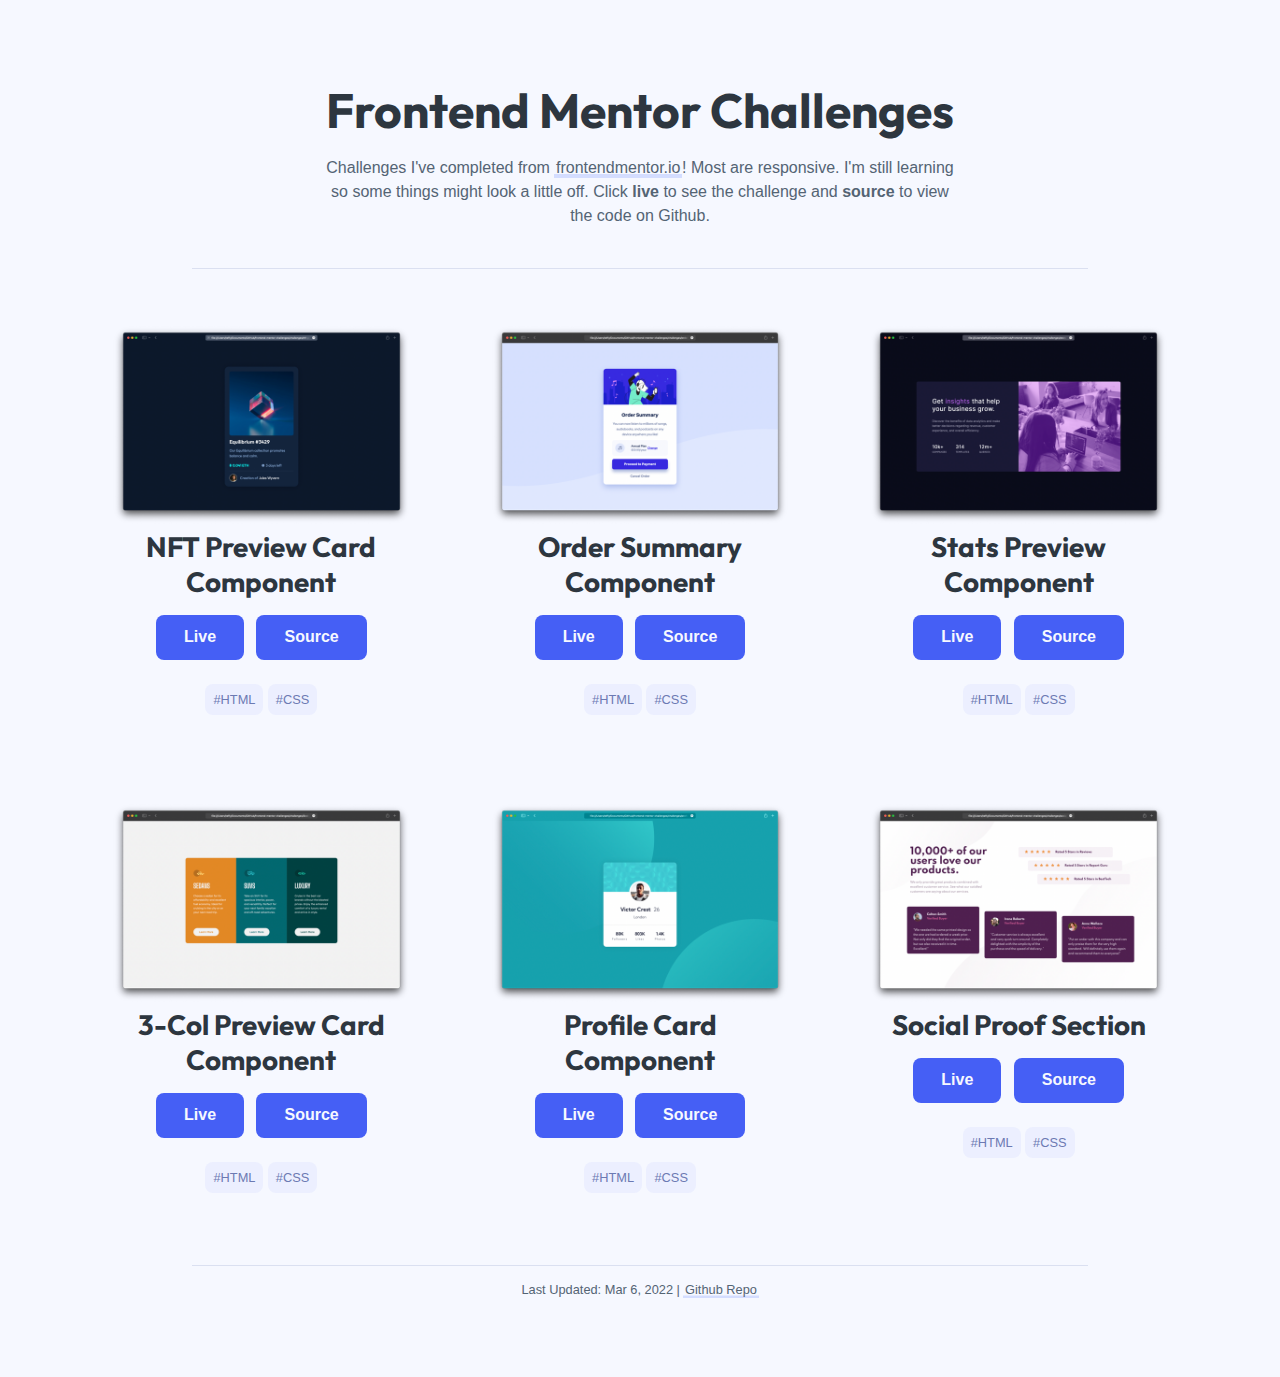
<file: index.html>
<!DOCTYPE html>
<html lang="en">

<head>
    <meta charset="UTF-8">
    <meta http-equiv="X-UA-Compatible" content="IE=edge">
    <meta name="viewport" content="width=device-width, initial-scale=1.0">
    <title>Frontend Mentor Challenges</title>

    <!-- CSS -->
    <link rel="stylesheet" href="./css/style.css">

    <!-- Favicon -->
    <link rel="icon" type="image/png" sizes="32x32" href="./images/favicon-32x32.png">

    <!-- Google Fonts -->
    <link rel="preconnect" href="https://fonts.googleapis.com">
    <link rel="preconnect" href="https://fonts.gstatic.com" crossorigin>
    <link href="https://fonts.googleapis.com/css2?family=Open+Sans:wght@400;500;700&family=Outfit:wght@700&display=swap"
        rel="stylesheet">
</head>

<body>
    <header>
        <h1>Frontend Mentor Challenges</h1>
        <p>Challenges I've completed from <a href="https://www.frontendmentor.io/">frontendmentor.io</a>! Most are
            responsive. I'm still learning so some things might look a little off. Click <em>live</em> to see the
            challenge and <em>source</em> to view the code on Github.</p>
    </header>

    <main>
        <div class="card">
            <img class="thumb" src="./images/01.png" alt="Preview thumbnail">
            <h2>NFT Preview Card Component</h2>
            <div class="buttons">
                <a role="button" href="./challenges/nft-preview-card-component/index.html">Live</a>
                <a role="button"
                    href="https://github.com/srciaga/frontend-mentor-challenges/tree/main/challenges/nft-preview-card-component">Source</a>
            </div>
            <p class="tags"><span class="tag">#HTML</span> <span class="tag">#CSS</span></p>
        </div>

        <div class="card">
            <img class="thumb" src="./images/02.png" alt="Preview thumbnail">
            <h2>Order Summary Component</h2>
            <div class="buttons">
                <a role="button" href="./challenges/order-summary-component/index.html">Live</a>
                <a role="button" href="https://github.com/srciaga/frontend-mentor-challenges/tree/main/challenges/order-summary-component">Source</a>
            </div>
            <p class="tags"><span class="tag">#HTML</span> <span class="tag">#CSS</span></p>
        </div>

        <div class="card">
            <img class="thumb" src="./images/03.png" alt="Preview thumbnail">
            <h2>Stats Preview Component</h2>
            <div class="buttons">
                <a role="button" href="./challenges/stats-preview-card-component/index.html">Live</a>
                <a role="button" href="https://github.com/srciaga/frontend-mentor-challenges/tree/main/challenges/stats-preview-card-component">Source</a>
            </div>
            <p class="tags"><span class="tag">#HTML</span> <span class="tag">#CSS</span></p>
        </div>

        <div class="card">
            <img class="thumb" src="./images/04.png" alt="Preview thumbnail">
            <h2>3-Col Preview Card Component</h2>
            <div class="buttons">
                <a role="button" href="./challenges/3col-preview-card-component/index.html">Live</a>
                <a role="button" href="https://github.com/srciaga/frontend-mentor-challenges/tree/main/challenges/3col-preview-card-component">Source</a>
            </div>
            <p class="tags"><span class="tag">#HTML</span> <span class="tag">#CSS</span></p>
        </div>

        <div class="card">
            <img class="thumb" src="./images/05.png" alt="Preview thumbnail">
            <h2>Profile Card Component</h2>
            <div class="buttons">
                <a role="button" href="./challenges/profile-card-component/index.html">Live</a>
                <a role="button" href="https://github.com/srciaga/frontend-mentor-challenges/tree/main/challenges/profile-card-component">Source</a>
            </div>
            <p class="tags"><span class="tag">#HTML</span> <span class="tag">#CSS</span></p>
        </div>

        <div class="card">
            <img class="thumb" src="./images/06.png" alt="Preview thumbnail">
            <h2>Social Proof Section</h2>
            <div class="buttons">
                <a role="button" href="./challenges/social-proof-section/index.html">Live</a>
                <a role="button" href="https://github.com/srciaga/frontend-mentor-challenges/tree/main/challenges/social-proof-section">Source</a>
            </div>
            <p class="tags"><span class="tag">#HTML</span> <span class="tag">#CSS</span></p>
        </div>
    </main>

    <footer>
        <p>
            Last Updated: Mar 6, 2022 | <a href="https://github.com/srciaga/frontend-mentor-challenges">Github
                Repo</a>
        </p>
    </footer>
</body>

</html>
</file>
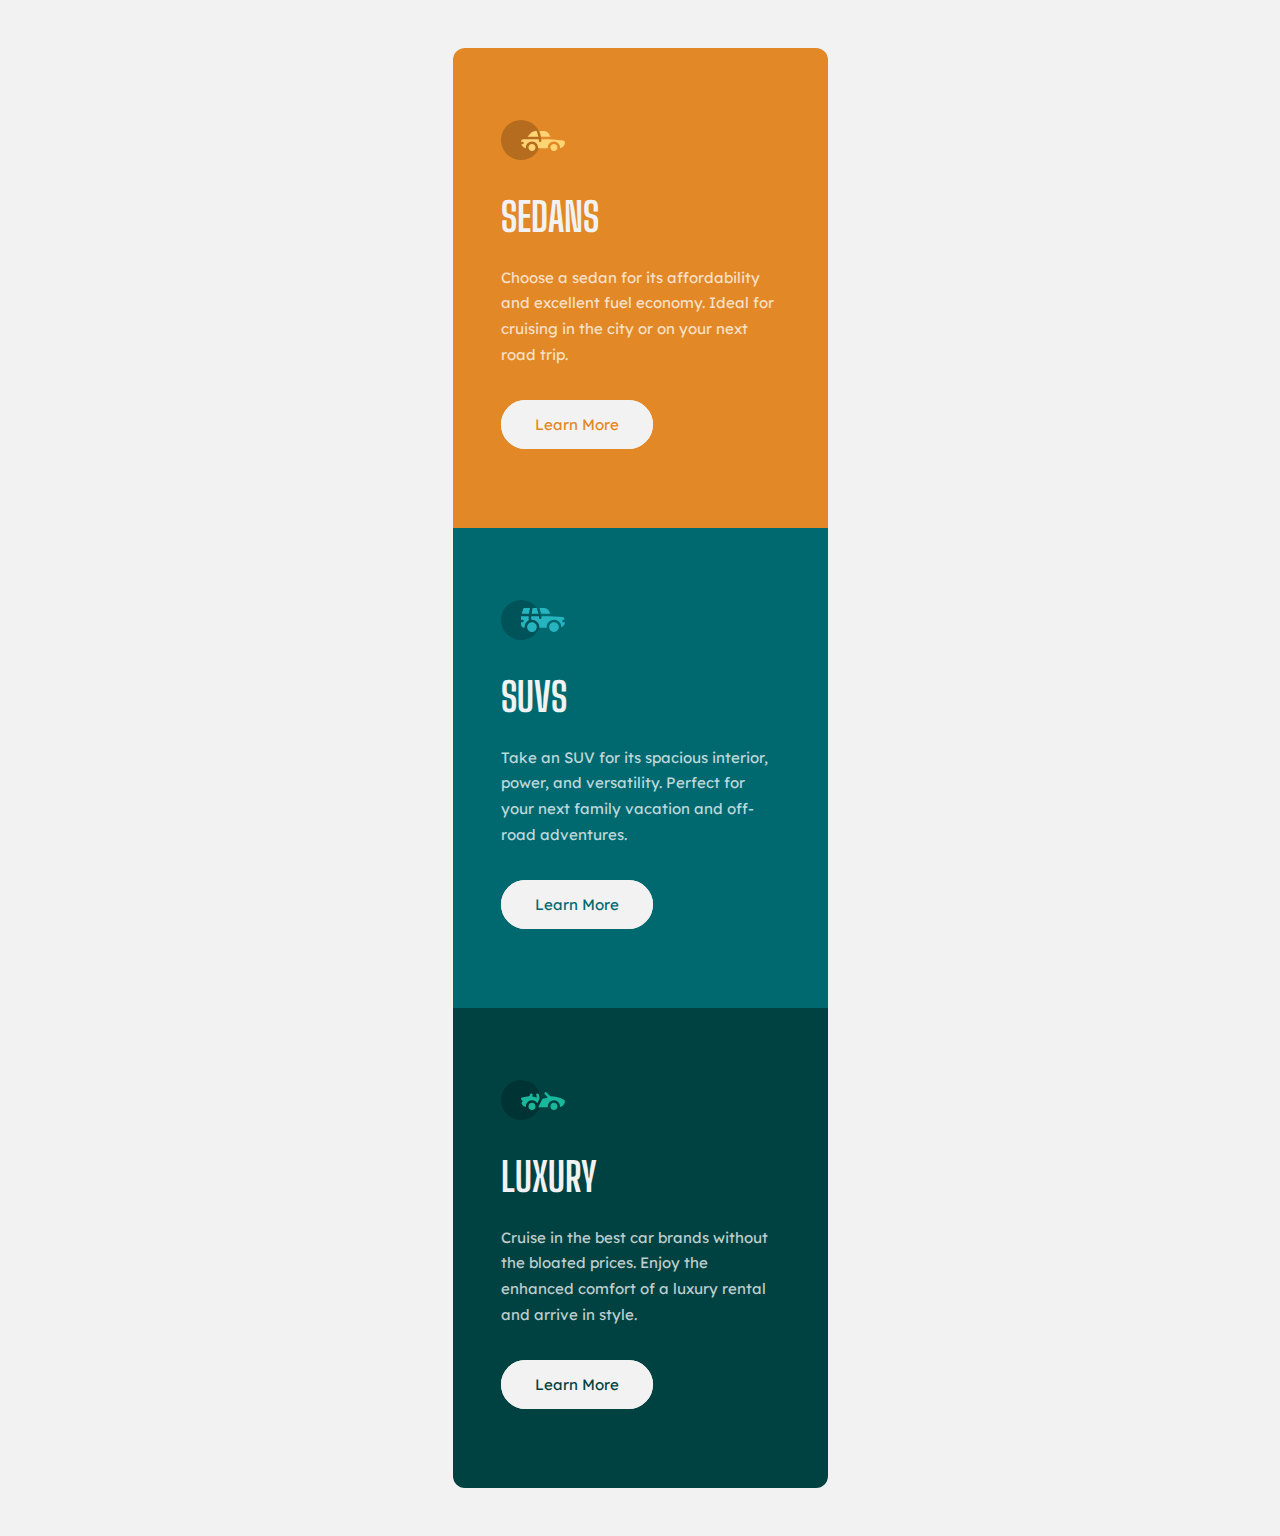
<file: 3col-preview-card-component/index.html>
<!DOCTYPE html>
<html lang="en">

<head>
  <meta charset="UTF-8">
  <meta name="viewport" content="width=device-width, initial-scale=1.0">
  <!-- displays site properly based on user's device -->

  <link rel="icon" type="image/png" sizes="32x32" href="./images/favicon-32x32.png">

  <title>Frontend Mentor | 3-column preview card component</title>

  <!-- Stylesheets -->
  <link rel="stylesheet" href="style.css">
  <link rel="stylesheet" href="responsive.css">

  <!-- Fonts -->
  <link rel="preconnect" href="https://fonts.googleapis.com">
  <link rel="preconnect" href="https://fonts.gstatic.com" crossorigin>
  <link href="https://fonts.googleapis.com/css2?family=Big+Shoulders+Display:wght@700&family=Lexend+Deca&display=swap"
    rel="stylesheet">
</head>

<body>

  <main>
    <section id="sedans">
      <img src="./images/icon-sedans.svg" alt="Sedan icon">
      <h1>Sedans</h1>
      <p>Choose a sedan for its affordability and excellent fuel economy. Ideal for cruising in the city
        or on your next road trip.</p>
      <a href="#" class="button">Learn More</a>
    </section>

    <section id="suvs">
      <img src="./images/icon-suvs.svg" alt="SUV icon">
      <h1>SUVS</h1>
      <p>Take an SUV for its spacious interior, power, and versatility. Perfect for your next family vacation
        and off-road adventures.</p>
      <a href="#" class="button">Learn More</a>
    </section>

    <section id="luxury">
      <img src="./images/icon-luxury.svg" alt="Luxury icon">
      <h1>Luxury</h1>
      <p>Cruise in the best car brands without the bloated prices. Enjoy the enhanced comfort of a luxury
        rental and arrive in style.</p>
      <a href="#" class="button">Learn More</a>
    </section>
  </main>

</body>

</html>
</file>
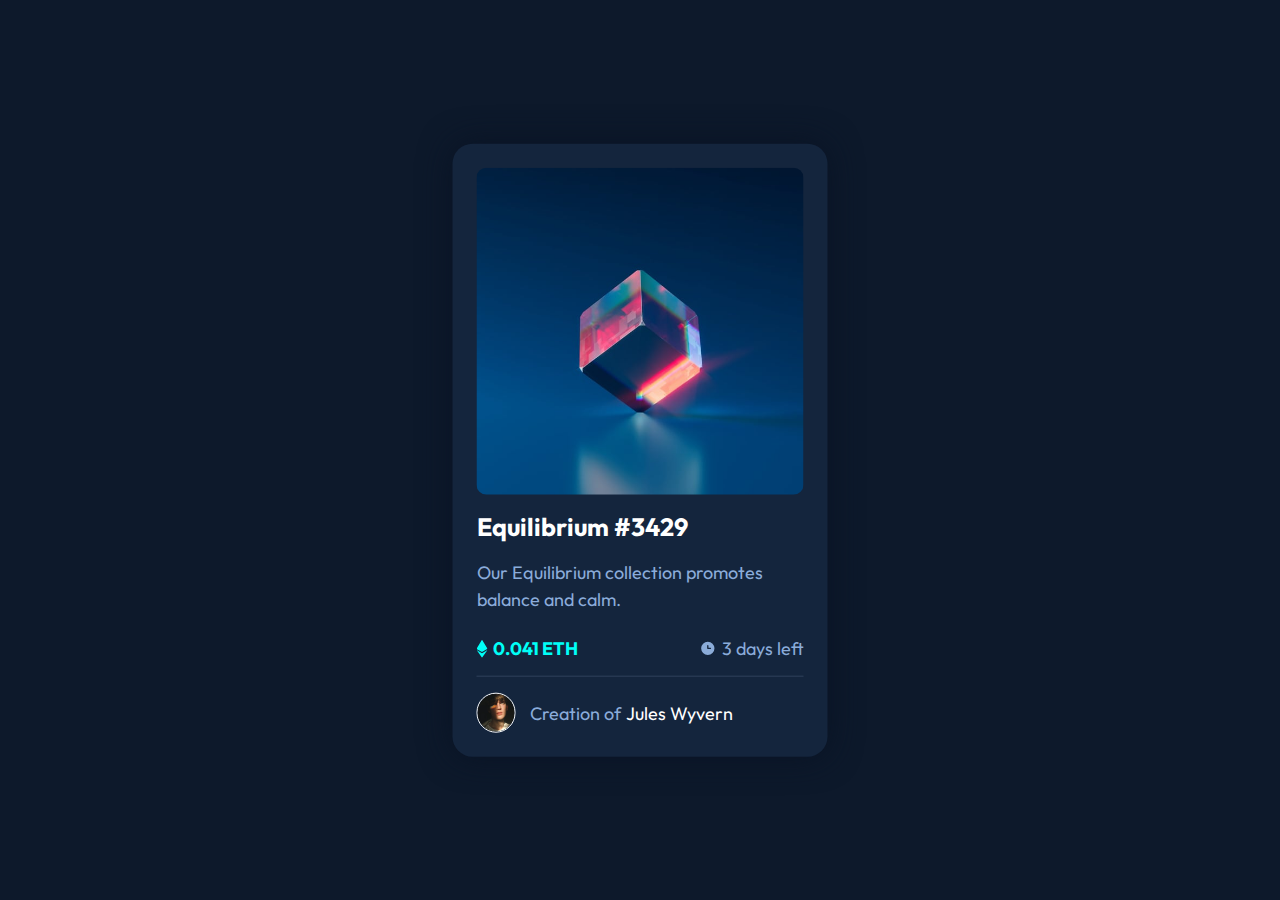
<file: nft-preview-card-component/index.html>
<!DOCTYPE html>
<html lang="en">

<head>
  <meta charset="UTF-8">
  <meta name="viewport" content="width=device-width, initial-scale=1.0">

  <link rel="icon" type="image/png" sizes="32x32" href="./images/favicon-32x32.png">

  <title>Frontend Mentor | NFT preview card component</title>

  <link rel="stylesheet" href="style.css">
  <!-- Font -->
  <link rel="preconnect" href="https://fonts.googleapis.com">
  <link rel="preconnect" href="https://fonts.gstatic.com" crossorigin>
  <link href="https://fonts.googleapis.com/css2?family=Outfit:wght@300;400;600&display=swap" rel="stylesheet">


</head>

<body>

  <main>

    <div id="nft-image">
      <img src="./images/image-equilibrium.jpg" alt="Equilibrium #3429" id="mainimage">
      <div id="imageoverlay"><img src="./images/icon-view.svg" alt="View icon" id="viewicon"></div>
    </div>

    <div id="description">
      <h1><a href="#">Equilibrium #3429</a></h1>

      <p>Our Equilibrium collection promotes balance and calm.</p>
    </div>

    <div id="details">
      <div class="eth"><img src="./images/icon-ethereum.svg" alt="Etheruem icon">
        <p><strong>0.041 ETH</strong></p>
      </div>
      <div class="time"><img src="./images/icon-clock.svg" alt="Clock icon">
        <p>3 days left</p>
      </div>
    </div>

    <div id="creator">
      <img src="./images/image-avatar.png" alt="Creator avatar">
      <p>Creation of <a href="#" class="creatorname">Jules Wyvern</a></p>
    </div>

  </main>

</body>

</html>
</file>
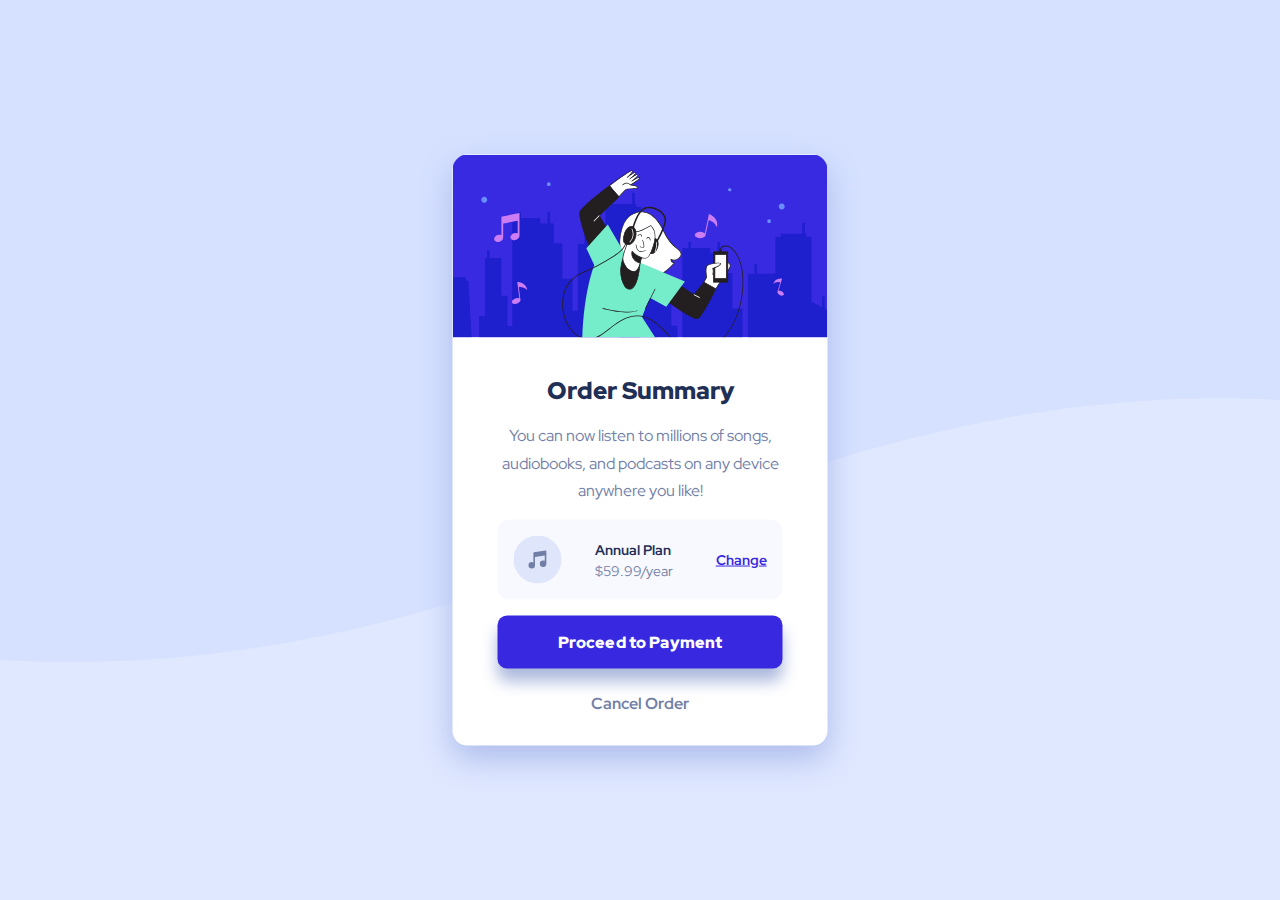
<file: order-summary-component/index.html>
<!DOCTYPE html>
<html lang="en">

<head>
  <meta charset="UTF-8">
  <meta name="viewport" content="width=device-width, initial-scale=1.0">

  <link rel="icon" type="image/png" sizes="32x32" href="./images/favicon-32x32.png">

  <title>Frontend Mentor | Order summary card</title>

  <link rel="stylesheet" href="./style.css">
  <!-- Font -->
  <link rel="preconnect" href="https://fonts.googleapis.com">
  <link rel="preconnect" href="https://fonts.gstatic.com" crossorigin>
  <link href="https://fonts.googleapis.com/css2?family=Red+Hat+Display:wght@500;700;900&display=swap" rel="stylesheet">
</head>

<body>
  <div class="container">
    <main>

      <img src="./images/illustration-hero.svg" id="mainimage" alt="Illustration of a person listening to music">

      <div class="content">
        <section id="ordersummary">
          <h1>Order Summary</h1>
          <p>You can now listen to millions of songs, audiobooks, and podcasts on any
            device anywhere you like!</p>
        </section>

        <section id="planinfo">
          <img src="./images/icon-music.svg" alt="Music Icon">
          <div class="centertext">
            <div>
              <h2>Annual Plan</h2>
              <p>$59.99/year</p>
            </div>
          </div>
          <a href="#">Change</a>
        </section>

        <div id="buttons">
          <a href="#" id="paymentbutton">Proceed to Payment</a>
          <a href="#" id="cancelbutton">Cancel Order</a>
        </div>
      </div>
    </main>
  </div>
</body>

</html>
</file>
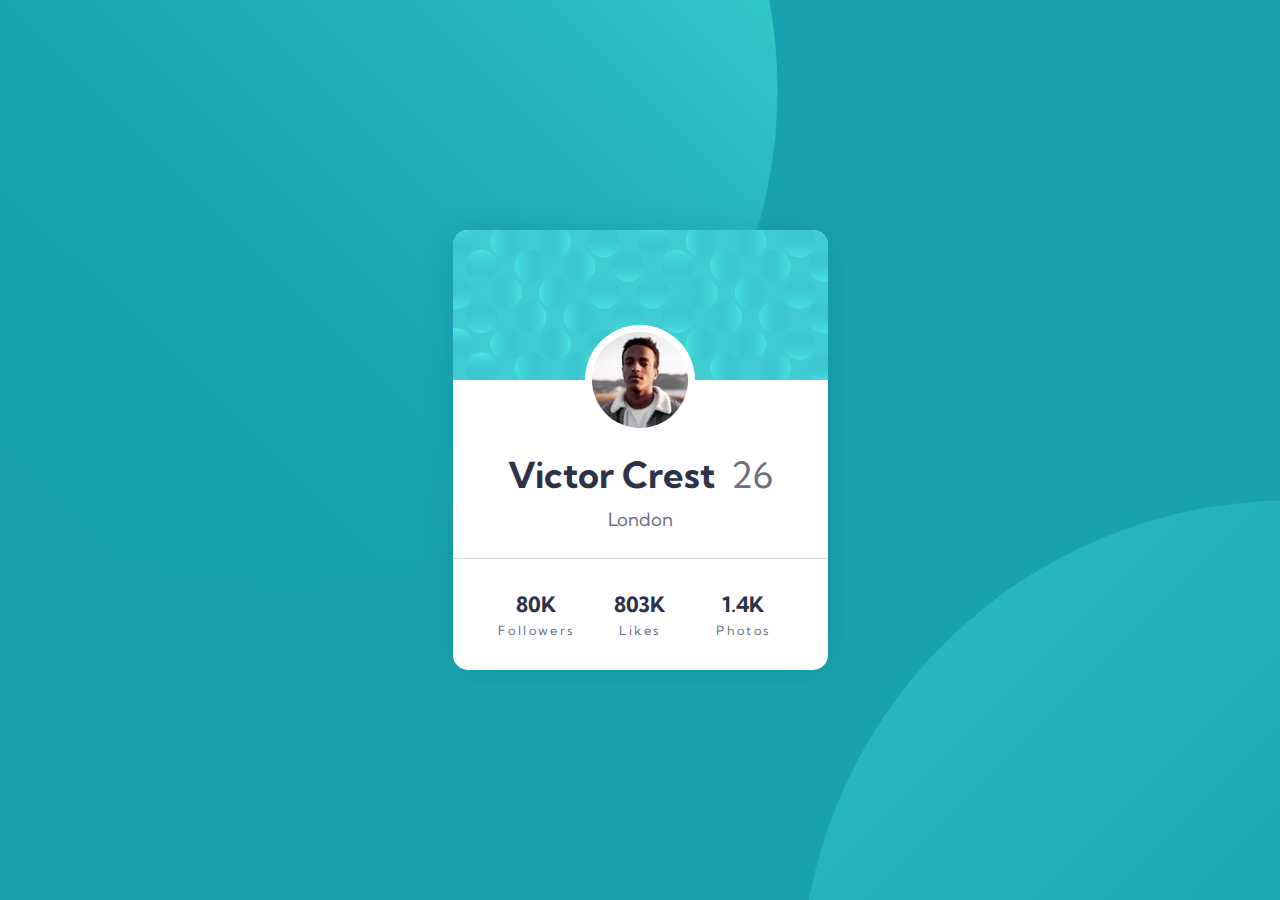
<file: profile-card-component/index.html>
<!DOCTYPE html>
<html lang="en">

<head>
  <meta charset="UTF-8">
  <meta name="viewport" content="width=device-width, initial-scale=1.0">
  <!-- displays site properly based on user's device -->

  <link rel="icon" type="image/png" sizes="32x32" href="./images/favicon-32x32.png">

  <title>Frontend Mentor | Profile card component</title>

  <!-- CSS -->
  <link rel="stylesheet" href="style.css">
  <!-- Google Fonts -->
  <link rel="preconnect" href="https://fonts.googleapis.com">
  <link rel="preconnect" href="https://fonts.gstatic.com" crossorigin>
  <link href="https://fonts.googleapis.com/css2?family=Kumbh+Sans:wght@400;700&display=swap" rel="stylesheet">
</head>

<body>
  <div class="container">
    <header>
      <div id="header-pic"><img src="./images/bg-pattern-card.svg" alt="Header"></div>
      <img src="./images/image-victor.jpg" alt="Victor Crest's profile picture" id="profile-pic">
    </header>

    <main>
      <section id="info">
        <h1>Victor Crest <span id="age">26</span></h1>
        <h2>London</h2>
      </section>

      <section id="stats">
        <div>
          <h3>80K</h3>
          <h4>Followers</h4>
        </div>

        <div>
          <h3>803K</h3>
          <h4>Likes</h4>
        </div>

        <div>
          <h3>1.4K</h3>
          <h4>Photos</h4>
        </div>
      </section>
    </main>
  </div>
</body>

</html>
</file>
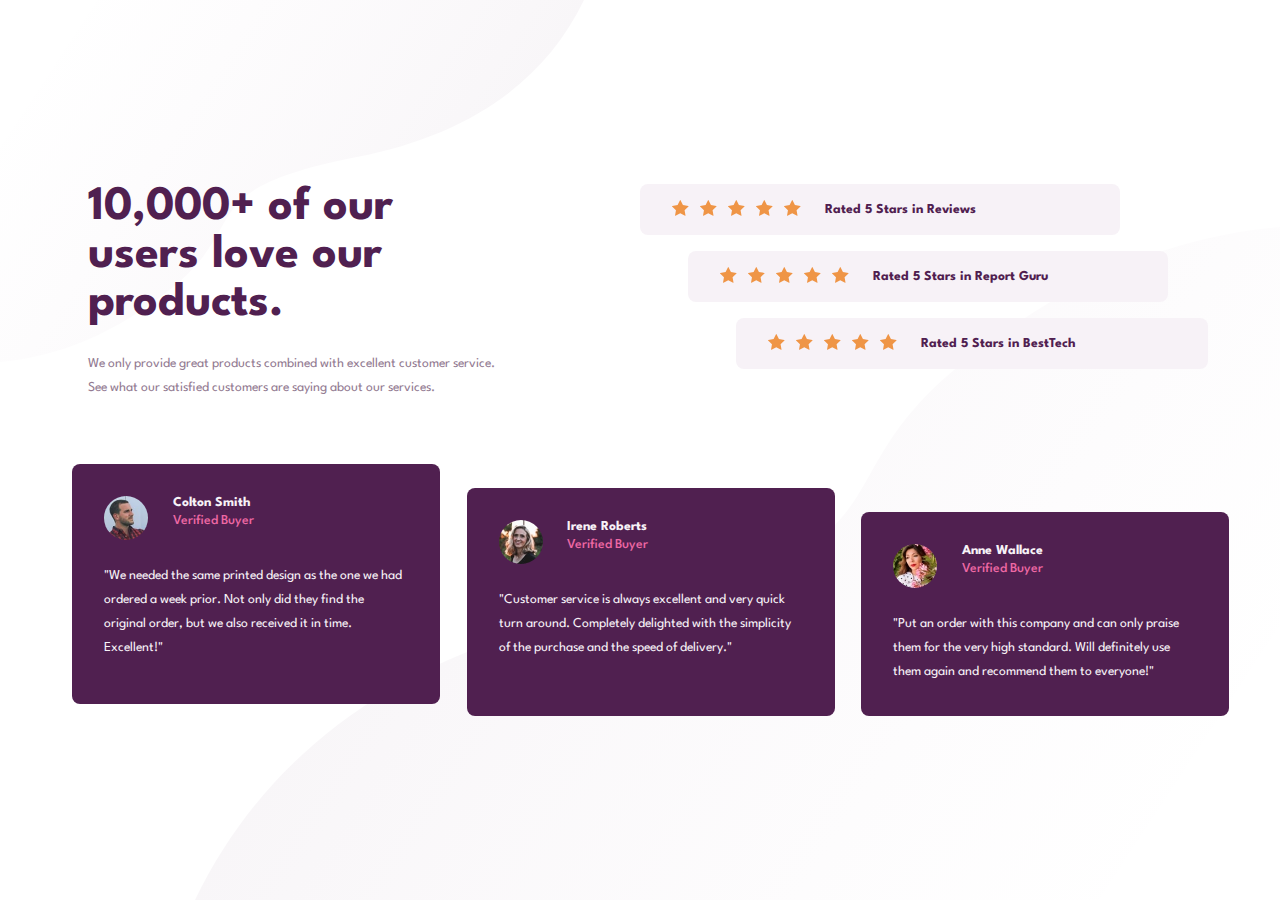
<file: social-proof-section/index.html>
<!DOCTYPE html>
<html lang="en">

<head>
  <meta charset="UTF-8" />
  <meta name="viewport" content="width=device-width, initial-scale=1.0" />
  <!-- displays site properly based on user's device -->

  <link rel="icon" type="image/png" sizes="32x32" href="./images/favicon-32x32.png" />

  <title>Frontend Mentor | Social proof section</title>
  <!-- CSS -->
  <link rel="stylesheet" href="style.css">
  <link rel="stylesheet" href="responsive.css">
  <!-- Fonts -->
  <link rel="preconnect" href="https://fonts.googleapis.com">
  <link rel="preconnect" href="https://fonts.gstatic.com" crossorigin>
  <link href="https://fonts.googleapis.com/css2?family=Spartan:wght@400;500;700&display=swap" rel="stylesheet">
</head>

<body>
  <main>
    <div id="container">
      <section id="description">
        <h1>10,000+ of our users love our products.</h1>
        <p>We only provide great products combined with excellent customer service.
          See what our satisfied customers are saying about our services.</p>
      </section>

      <section id="ratings">
        <div class="container">
          <div class="stars">
            <img src="./images/icon-star.svg" alt="star">
            <img src="./images/icon-star.svg" alt="star">
            <img src="./images/icon-star.svg" alt="star">
            <img src="./images/icon-star.svg" alt="star">
            <img src="./images/icon-star.svg" alt="star">
          </div>
          <h2>Rated 5 Stars in Reviews</h2>
        </div>
        <div class="container">
          <div class="stars">
            <img src="./images/icon-star.svg" alt="star">
            <img src="./images/icon-star.svg" alt="star">
            <img src="./images/icon-star.svg" alt="star">
            <img src="./images/icon-star.svg" alt="star">
            <img src="./images/icon-star.svg" alt="star">
          </div>
          <h2>Rated 5 Stars in Report Guru</h2>
        </div>
        <div class="container">
          <div class="stars">
            <img src="./images/icon-star.svg" alt="star">
            <img src="./images/icon-star.svg" alt="star">
            <img src="./images/icon-star.svg" alt="star">
            <img src="./images/icon-star.svg" alt="star">
            <img src="./images/icon-star.svg" alt="star">
          </div>
          <h2>Rated 5 Stars in BestTech</h2>
        </div>
      </section>

      <section id="testimonials">
        <div class="container">
          <div class="buyer-info">
            <img src="./images/image-colton.jpg" alt="Colton Smith">
            <div>
              <h3>Colton Smith</h3>
              <h4>Verified Buyer</h4>
            </div>
          </div>
          <p>"We needed the same printed design as the one we had ordered a week prior.
            Not only did they find the original order, but we also received it in time.
            Excellent!"</p>
        </div>
        <div class="container">
          <div class="buyer-info">
            <img src="./images/image-irene.jpg" alt="Irene Roberts">
            <div>
              <h3>Irene Roberts</h3>
              <h4>Verified Buyer</h4>
            </div>
          </div>
          <p>"Customer service is always excellent and very quick turn around. Completely
            delighted with the simplicity of the purchase and the speed of delivery."</p>
        </div>
        <div class="container">
          <div class="buyer-info">
            <img src="./images/image-anne.jpg" alt="Anne Wallace">
            <div>
              <h3>Anne Wallace</h3>
              <h4>Verified Buyer</h4>
            </div>
          </div>
          <p>"Put an order with this company and can only praise them for the very high
            standard. Will definitely use them again and recommend them to everyone!"</p>
        </div>
      </section>
    </div>
  </main>
</body>

</html>
</file>
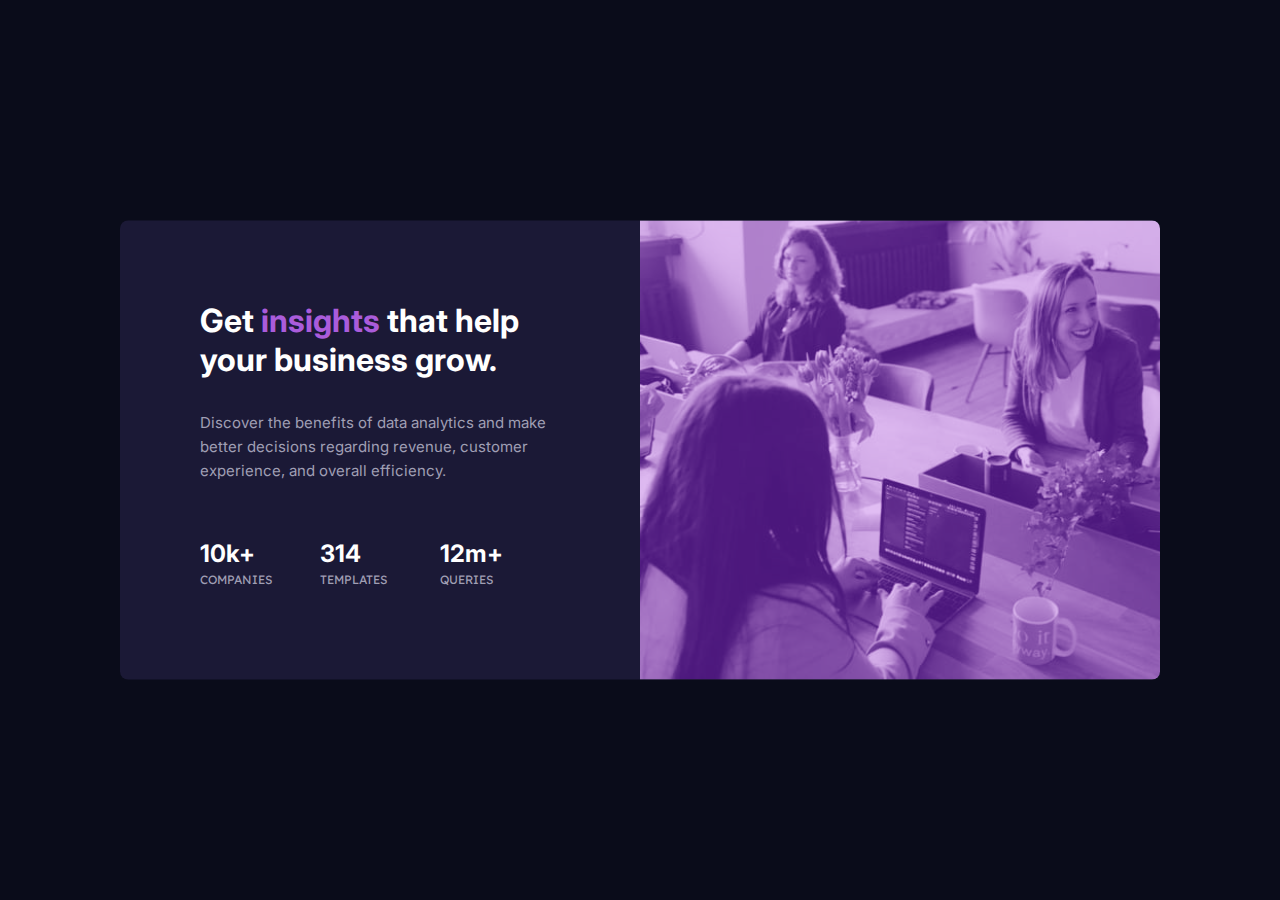
<file: stats-preview-card-component/index.html>
<!DOCTYPE html>
<html lang="en">

<head>
  <meta charset="UTF-8">
  <meta name="viewport" content="width=device-width, initial-scale=1.0">
  <!-- displays site properly based on user's device -->

  <link rel="icon" type="image/png" sizes="32x32" href="./images/favicon-32x32.png">

  <title>Frontend Mentor | Stats preview card component</title>

  <link rel="stylesheet" href="./style.css">
  <link rel="stylesheet" href="responsive.css">

  <!-- Google Fonts -->
  <link rel="preconnect" href="https://fonts.googleapis.com">
  <link rel="preconnect" href="https://fonts.gstatic.com" crossorigin>
  <link href="https://fonts.googleapis.com/css2?family=Inter&family=Lexend+Deca:wght@400;700&display=swap"
    rel="stylesheet">
</head>

<body>
  <main>
    <header id="smaller-header"></header>

    <section id="content">
      <h1>Get <span class="text-accent">insights</span> that help your business grow.</h1>

      <p>Discover the benefits of data analytics and make better decisions regarding revenue, customer
        experience, and overall efficiency.</p>

      <div id="stats">
        <div>
          <h2>10k+</h2>
          <p>companies</p>
        </div>

        <div>
          <h2>314</h2>
          <p>templates</p>
        </div>

        <div>
          <h2>12m+</h2>
          <p>queries</p>
        </div>
      </div>

    </section>

    <header id="larger-header"></header>
  </main>
</body>

</html>
</file>
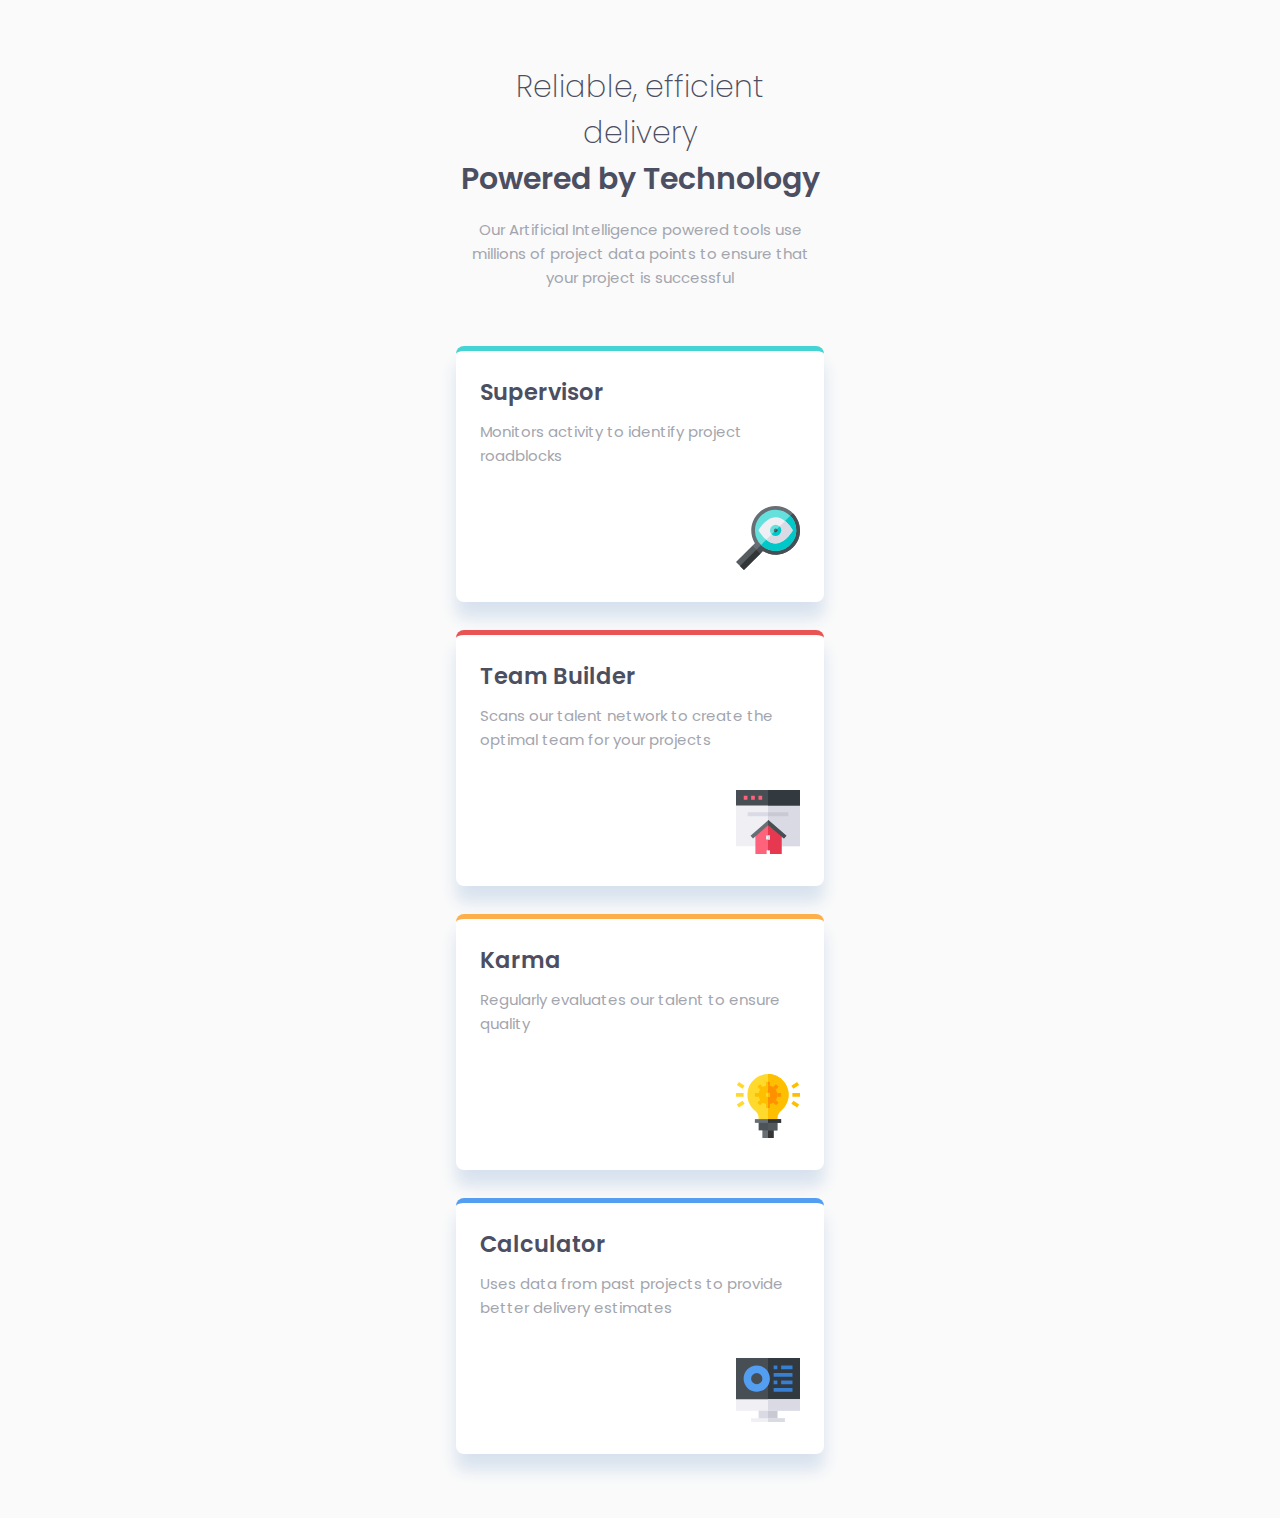
<file: challenges/four-card-feature-section/index.html>
<!DOCTYPE html>
<html lang="en">

<head>
  <meta charset="UTF-8">
  <meta name="viewport" content="width=device-width, initial-scale=1.0">
  <!-- displays site properly based on user's device -->

  <link rel="icon" type="image/png" sizes="32x32" href="./images/favicon-32x32.png">

  <title>Frontend Mentor | Four card feature section</title>
  <link rel="stylesheet" href="./css/style.css">
  <link rel="stylesheet" href="./css/responsive.css">
  <!-- Font -->
  <link rel="preconnect" href="https://fonts.googleapis.com">
  <link rel="preconnect" href="https://fonts.gstatic.com" crossorigin>
  <link href="https://fonts.googleapis.com/css2?family=Poppins:wght@200;400;600&display=swap" rel="stylesheet">

</head>

<body>
  <div class="container">
    <header>
      <h1>
        Reliable, efficient delivery<br>
        <span class="bold">Powered by Technology</span>
      </h1>
      <p>
        Our Artificial Intelligence powered tools use millions of project data points
        to ensure that your project is successful
      </p>
    </header>
    <main>
      <div class="card">
        <h2>Supervisor</h2>
        <p>Monitors activity to identify project roadblocks</p>
        <img src="./images/icon-supervisor.svg" alt="Supervisor icon">
      </div>
      <div class="card">
        <h2>Team Builder</h2>
        <p>Scans our talent network to create the optimal team for your projects</p>
        <img src="./images/icon-team-builder.svg" alt="Team Builder icon">
      </div>
      <div class="card">
        <h2>Karma</h2>
        <p>Regularly evaluates our talent to ensure quality</p>
        <img src="./images/icon-karma.svg" alt="Karma icon">
      </div>
      <div class="card">
        <h2>Calculator</h2>
        <p>Uses data from past projects to provide better delivery estimates</p>
        <img src="./images/icon-calculator.svg" alt="Calculator icon">
      </div>
    </main>
  </div>
</body>

</html>
</file>
<file: css/style.css>
/* 

font-family: 'Open Sans', sans-serif;
font-family: 'Outfit', sans-serif;

Font Weights
Open Sans: Regular 400, Medium 500, Bold 700
Outfit: Bold 700

*/

* {
  margin: 0px auto;
  padding: 0px;
  box-sizing: border-box;
  text-decoration: none;
}

body {
  font-family: 'Open Sans', 'Helvetica', sans-serif;
  font-size: 1rem;
  font-family: 'Helvetica', sans-serif;
  color: #546474;
  background-color: #f6f8ff;
  margin: 5rem;
  /* Centering */
  display: grid;
  place-content: center;
}

main {
  text-align: center;
}

h1,
h2 {
  font-family: 'Outfit', sans-serif;
  color: #2d363f;
}

/* Links */

header a,
footer a {
  color: #546474;
  padding: 0rem 0.1rem 0rem 0.1rem;
  border-bottom: .125em solid #d4ddff;
  box-shadow: inset 0 -0.125em 0 #d4ddff;
  transition: box-shadow 270ms cubic-bezier(0.77, 0, 0.175, 1), color 270ms cubic-bezier(0.77, 0, 0.175, 1);
}

header a:hover,
footer a:hover {
  border-radius: 0.25rem;
  box-shadow: inset 0 -1.125em 0 #d4ddff;
  color: #6c7ab3;
}

header a:focus,
footer a:focus {
  border-radius: 0.25rem;
  background: #fff;
  outline: none;
  background: #d4ddff;
  color: #6c7ab3;
}

/* --- */

header {
  margin-bottom: 2.5rem;
  text-align: center;
  border-bottom: 1px solid #6c7ab330;
}

header h1 {
  margin-bottom: 1rem;
  font-size: 3rem;
}

header p {
  line-height: 1.5rem;
  max-width: 40rem;
  margin-bottom: 1rem;
}

header em {
  font-style: normal;
  font-weight: bold;
}

/* Cards */

img {
  width: 100%;
}

.card {
  padding: 1rem 0rem 1rem 0rem;
}

.card:not(:last-child) {
  margin-bottom: 2.5rem;
  border-bottom: 1px solid #6c7ab330;
}

.card h2 {
  font-size: 1.75rem;
  margin-bottom: 1rem;
}

/* --- */

/* Buttons */

.buttons {
  margin-bottom: 1.5rem;
}

a[role=button] {
  background-color: #455FF5;
  color: #f6f8ff;
  font-weight: bold;
  padding: 0.85rem 1.75rem 0.85rem 1.75rem;
  display: inline-block;
  border-radius: 0.5rem;
  transition: background-color 0.5s ease-in-out, box-shadow 0.5s ease-in-out;
}

a[role=button]:not(:last-child) {
  margin-right: 0.5em;
}

a[role=button]:hover {
  background-color: #2d363f;
  box-shadow: 0rem 0.5rem 10px #2d363f35;
  transition: background-color 0.5s ease-in-out, box-shadow 0.5s ease-in-out;
}

a[role=button]:focus {
  box-shadow: 0rem 0.5rem 10px #2d363f35;
}

/* --- */

.tag {
  font-size: 0.8rem;
  color: #6c7ab3;
  background-color: #d4ddff50;
  border-radius: 0.5rem;
  padding: 0.5rem;
  display: inline-block;
  margin-bottom: 1rem;
}

footer {
  margin-top: 5rem;
  border-top: 1px solid #6c7ab330;
  font-size: 0.8rem;
}

footer p {
  margin-top: 1rem;
}

/* Responsive CSS for larger screens */
@media screen and (min-width:80rem) {

  main {
    display: grid;
    grid-template-columns: 33.33% 33.33% 33.33%;
    column-gap: 5rem;
    width: 80%;
    justify-content: center;
    text-align: center;
    border-top: 1px solid #6c7ab330;
    border-bottom: 1px solid #6c7ab330;
    padding-top: 2.5rem;
  }

  header {
    border-bottom: none;
  }

  header p {
    margin-bottom: 0rem;
  }

  .card {
    border-bottom: none !important;
    margin-bottom: 1rem;
  }

  .card h2 {
    font-size: 1.74rem;
  }

  footer {
    border-top: none;
    margin-top: 0rem;
  }

}
</file>
<file: 3col-preview-card-component/style.css>
/* font-family: 'Big Shoulders Display', cursive;
font-family: 'Lexend Deca', sans-serif; */

* {
    margin: 0px;
    padding: 0px;
    box-sizing: border-box;
}

body {
    background-color: hsl(0, 0%, 95%);
    color: hsl(0, 0%, 95%);
    font-family: 'Lexend Deca', sans-serif;
    font-size: .9375rem;
    /* Centering */
    height: 100vh;
    display: flex;
    justify-content: center;
    align-items: center;
}

main {
    width: 23.4375rem;
}

#sedans {
    background-color: hsl(31, 77%, 52%);
    border-top-left-radius: 0.8em;
    border-top-right-radius: 0.8em;
}

#suvs {
    background-color: hsl(184, 100%, 22%);
}

#luxury {
    background-color: hsl(179, 100%, 13%);
    border-bottom-left-radius: 0.8em;
    border-bottom-right-radius: 0.8em;
}

section {
    padding: 4.5rem 3rem 4.5rem 3rem;
    height: 30rem;
}

h1 {
    font-family: 'Big Shoulders Display', cursive;
    font-size: 2.5rem;
    margin: 1.8rem 0rem 1.5rem 0rem;
    text-transform: uppercase;
}

p {
    line-height: 1.6rem;
    color: hsla(0, 0%, 100%, 0.75);
    margin-bottom: 3rem;
}

a {
    text-decoration: none;
    background-color: hsl(0, 0%, 95%);
    border: solid hsl(0, 0%, 95%) .125rem;
    border-radius: 2rem;
    padding: 0.8rem 2rem 0.8rem 2rem;
}

#sedans a {
    color: hsl(31, 77%, 52%);
}

#sedans a:hover {
    background-color: hsl(31, 77%, 52%);
    color: hsl(0, 0%, 95%);
    transition: color 0.5s, background-color 0.5s;
}

#suvs a {
    color: hsl(184, 100%, 22%);
}

#suvs a:hover {
    background-color: hsl(184, 100%, 22%);
    color: hsl(0, 0%, 95%);
    transition: color 0.5s, background-color 0.5s;
}

#luxury a {
    color: hsl(179, 100%, 13%);
}

#luxury a:hover {
    background-color: hsl(179, 100%, 13%);
    color: hsl(0, 0%, 95%);
    transition: color 0.5s, background-color 0.5s;
}
</file>
<file: 3col-preview-card-component/responsive.css>
/* Small Screens */

@media (min-width:0px) and (max-width:340px) {

    /* Center and add margin */
    main {
        margin: auto;
        margin-left: 1.5rem;
        margin-right: 1.5rem;
        margin-top: 3rem;
    }

    /* Add margin to the bottom of the page */
    #luxury {
        margin-bottom: 3rem;
    }

    /* Fixes broken Learn More button. */
    a {
        padding: 0.5rem 2rem 0.5rem 2rem;
    }

}

@media screen and (min-width:341px) {

    /* Center and add margin */
    main {
        margin: auto;
        margin-left: 1.5rem;
        margin-right: 1.5rem;
        margin-top: 3rem;
    }

    /* Add margin to the bottom of the page */
    #luxury {
        margin-bottom: 3rem;
    }

}

/* Even larger screens */
@media screen and (min-width:1470px) {

    main {
        margin: auto;
        display: grid;
        grid-template-columns: 33.3% 33.3% 33.3%;
        width: 57rem;
    }

    section {
        height: 32rem;
    }

    #sedans {
        border-top-left-radius: 0.8em;
        border-top-right-radius: 0rem;
        border-bottom-left-radius: 0.8rem;
    }

    #luxury {
        border-bottom-left-radius: 0rem;
        border-top-right-radius: 0.8em;
        border-bottom-right-radius: 0.8rem;
    }

    p {
        margin-bottom: 6rem;
    }

}
</file>
<file: nft-preview-card-component/style.css>
* {
    margin: 0;
    padding: 0;
    box-sizing: border-box;
}

body {
    background-color: hsl(217, 54%, 11%);
    font-family: 'Outfit', sans-serif;
    color: hsl(215, 51%, 70%);
    font-size: 1.125rem;
    position: absolute;
    top: 50%;
    left: 50%;
    margin-right: -50%;
    transform: translate(-50%, -50%);
}

main {
    background-color: hsl(216, 50%, 16%);
    width: 23.4375rem;
    border-radius: 1.25rem;
    padding: 1.5rem;
    box-shadow: 0 0 2rem rgb(9, 19, 36);
}

a {
    text-decoration: none;
    color: hsl(0, 0%, 100%);
}

#nft-image {
    border-radius: .625rem;
    margin-bottom: 1rem;
    position: relative;
    width: 100%;
}

#mainimage {
    position: relative;
    width: 100%;
    display: block;
    border-radius: .625rem;
}

#imageoverlay {
    position: absolute;
    top: 0;
    left: 0;
    width: 100%;
    height: 100%;
    background: hsl(178, 100%, 50%, 0.5);
    border-radius: .625rem;
    display: flex;
    align-items: center;
    justify-content: center;
    opacity: 0;
    transition: opacity 0.25s
}

#imageoverlay:hover {
    opacity: 1;
}

#description h1 {
    color: hsl(0, 0%, 100%);
    font-size: 1.5625rem;
    margin-bottom: 1rem;
}

#description a:hover {
    color: hsl(178, 100%, 50%);
}

#description p {
    line-height: 1.7rem;
}

#description {
    margin-bottom: 1.5rem;
}

#details img,
#details p,
#creator img,
#creator p {
    display: inline;
}

.eth {
    color: hsl(178, 100%, 50%);
    text-align: left;
    display: flex;
    justify-content: left;
    align-items: center;
}

.eth img {
    margin-right: .3125rem;
    display: flex;
    justify-content: left;
    align-items: center;
}

.time {
    text-align: right;
    display: flex;
    justify-content: right;
    align-items: center;
}

.time img {
    margin-right: .3125rem;
    display: flex;
    justify-content: right;
    align-items: center;
}

.creatorname {
    color: hsl(0, 0%, 100%);
    margin-left: .3125rem;
}

.creatorname:hover {
    color: hsl(178, 100%, 50%);
}

#details {
    display: grid;
    grid-template-columns: 50% 50%;
}

#creator img {
    width: 40%;
    border: .0625rem solid hsl(0, 0%, 100%);
    border-radius: 100%;
}

#creator {
    display: grid;
    grid-template-columns: 30% 70%;
    padding-top: 1rem;
    margin-top: 1rem;
    border-top: .0625rem solid hsl(215, 32%, 27%);
}

#creator p {
    margin-left: -7.25rem;
    display: flex;
    justify-content: center;
    align-items: center;
}
</file>
<file: order-summary-component/style.css>
* {
    margin: 0;
    padding: 0;
    text-decoration: none;
    box-sizing: border-box;
}

body {
    background: url("./images/pattern-background-mobile.svg") no-repeat;
    background-size: 100%;
    font-family: 'Red Hat Display', sans-serif;
    color: hsl(224, 23%, 55%);
    font-size: 0.9rem;
    background-color: hsl(225, 100%, 94%);
}

.container {
    position: absolute;
    top: 50%;
    left: 50%;
    margin-right: -50%;
    transform: translate(-50%, -50%);
}

main {
    background-color: #fff;
    width: 17.5rem;
    border-radius: .9375rem;
    box-shadow: 0 .8125rem 2rem hsl(225, 62%, 80%);
}

#mainimage {
    width: 100%;
    border-top-left-radius: .9375rem;
    border-top-right-radius: .9375rem;
}

.content {
    padding: 2rem 1.3rem 2rem 1.3rem;
}

#ordersummary {
    text-align: center;
}

#ordersummary h1 {
    color: hsl(223, 47%, 23%);
    font-size: 1.3rem;
    font-weight: 900;
}

#ordersummary p {
    margin-top: 1rem;
    margin-bottom: 1rem;
    line-height: 1.5rem;
}

#planinfo {
    background-color: #F8F9FE;
    border-radius: .75rem;
    padding: 1rem;
    display: grid;
    grid-template-columns: 30% 35% 35%;
}

#planinfo img {
    display: flex;
    justify-content: center;
    align-items: center;
}

#planinfo h2 {
    color: hsl(223, 47%, 23%);
    font-size: 0.75rem;
    margin-bottom: 0.1rem;
}

#planinfo p {
    font-size: 0.75rem;
}

.centertext {
    display: flex;
    justify-content: center;
    align-items: center;
}

#planinfo a {
    font-size: 0.75rem;
    text-decoration: underline;
    color: hsl(245, 75%, 52%);
    display: flex;
    align-items: center;
    justify-content: right;
    font-weight: 700;
}

#planinfo a:hover {
    color: #746CE9;
    text-decoration: none;
}

#buttons a {
    display: block;
    text-align: center;
    margin-top: 1rem;
    font-size: 0.75rem;
}

#paymentbutton {
    background-color: hsl(245, 75%, 52%);
    padding: 1rem 1rem 1rem 1rem;
    border-radius: .60rem;
    color: #fff;
    font-weight: 900;
    box-shadow: 0 .8125rem 1rem hsl(224, 42%, 77%);
    margin-bottom: 1.5rem;
    letter-spacing: 0.009rem;
}

#paymentbutton:hover {
    background-color: #746CE9;
}

#cancelbutton {
    color: hsl(224, 23%, 55%);
    font-weight: 700;
}

#cancelbutton:hover {
    color: hsl(223, 47%, 23%);
}

/* Small Screens */
@media screen and (min-width:420px) {
    body {
        font-size: 1rem;
    }

    main {
        width: 23.4375rem;
    }

    .content {
        padding: 2rem 2.8rem 2rem 2.8rem;
    }

    #ordersummary h1 {
        font-size: 1.5rem;
    }

    #ordersummary p {
        line-height: 1.7rem;
    }

    #planinfo h2,
    #planinfo p,
    #planinfo a {
        font-size: 0.9rem;
    }

    #buttons a {
        font-size: 1rem;
    }
}

/* Larger screens */
@media screen and (min-width:1600px) {
    body {
        background: url("./images/pattern-background-desktop.svg") no-repeat;
        background-size: 100%;
        background-color: hsl(225, 100%, 94%);
        font-size: 1rem;
    }

    main {
        width: 25rem;
    }

    .content {
        padding: 2rem 2.8rem 2rem 2.8rem;
    }

    #ordersummary h1 {
        font-size: 1.5rem;
    }

    #ordersummary p {
        line-height: 1.7rem;
        margin-bottom: 1.5rem;
    }

    #planinfo h2,
    #planinfo p,
    #planinfo a {
        font-size: 0.9rem;
    }

    #planinfo {
        grid-template-columns: 25% 40% 35%;
    }

    .centertext {
        justify-content: left;
        text-align: left;
    }

    #buttons a {
        font-size: 1rem;
    }

    #paymentbutton {
        margin-bottom: 2rem;
    }
}
</file>
<file: profile-card-component/style.css>
/* COLORS
hsl(185, 75%, 39%)
hsl(229, 23%, 23%)
hsl(227, 10%, 46%)
hsl(0, 0%, 59%)
*/

* {
    margin: 0px;
    padding: 0px;
    box-sizing: border-box;
}

body {
    font-family: 'Kumbh Sans', sans-serif;
    font-size: 1.125rem;
    background-color: hsl(185, 75%, 39%);
    color: hsl(229, 23%, 23%);
    background-image: url(./images/bg-pattern-top.svg), url(./images/bg-pattern-bottom.svg);
    background-position: -200px -400px, 800px 500px;
    background-repeat: no-repeat, no-repeat;
    /* Centering */
    height: 100vh;
    display: flex;
    justify-content: center;
    align-items: center;
    text-align: center;
}

/* 
.top-bg {
    position: absolute;
    background: url("images/bg-pattern-top.svg");
    background-size: contain;
    background-repeat: no-repeat;
    height: 978px;
    width: 978px;
    top: -528px;
    left: -284px;
}

.bottom-bg {
    position: absolute;
    background: url("images/bg-pattern-bottom.svg");
    background-size: contain;
    background-repeat: no-repeat;
    height: 978px;
    width: 978px;
    bottom: -628px;
    right: -250px;
}
*/

.container {
    background-color: hsl(0, 0%, 100%);
    width: 23.4375rem;
    border-radius: .9375rem;
    box-shadow: 0 0 2rem hsl(0, 0%, 0%, 10%);
}

#header-pic img {
    width: 100%;
    border-top-left-radius: .9375rem;
    border-top-right-radius: .9375rem;
}

#profile-pic {
    border-radius: 100%;
    background-color: white;
    padding: .4375rem;
    position: relative;
    top: -3.75rem;
}

#age {
    color: hsl(227, 10%, 46%);
    font-weight: 400;
    margin-left: 0.5rem;
}

#info h1 {
    margin-top: -3rem;
}

#info h2 {
    color: hsl(227, 10%, 46%);
    font-weight: 400;
    font-size: 1.15rem;
    margin-top: 0.7rem;
}

#info {
    border-bottom: solid hsl(0, 0%, 59%, 35%) 1px;
    padding-bottom: 1.7rem;
}

#stats {
    display: grid;
    grid-template-columns: 33.3% 33.3% 33.3%;
    padding: 2rem;
}

#stats h4 {
    color: hsl(227, 10%, 46%);
    font-weight: 400;
    font-size: 0.8rem;
    margin-top: 0.35rem;
    letter-spacing: 0.15rem;
}
</file>
<file: social-proof-section/style.css>
* {
    margin: 0px;
    padding: 0px;
    box-sizing: border-box;
}

body {
    font-family: 'Spartan', sans-serif;
    font-size: .85rem;
    background-color: hsl(0, 0%, 100%);
    background-image: url(./images/bg-pattern-top-mobile.svg), url(./images/bg-pattern-bottom-mobile.svg);
    background-position: top left, bottom right;
    background-repeat: no-repeat;
}

/* === Typography === */

h1 {
    color: hsl(300, 43%, 22%);
    font-size: 1.9rem;
    font-weight: 700;
    line-height: 2rem;
}

p {
    color: hsl(303, 10%, 53%);
    line-height: 1.5rem;
}

h2 {
    color: hsl(300, 43%, 22%);
    font-size: .85rem;
}

h3 {
    color: hsl(300, 24%, 96%);
    font-size: .85rem;
}

h4 {
    color: hsl(333, 80%, 67%);
    font-size: .85rem;
    font-weight: 500;
}

#testimonials p {
    color: hsl(300, 24%, 96%);
}

/* === Box Model === */

#container {
    margin: 1rem;
    margin-top: 4rem;
    margin-bottom: 4rem;

}

/* Description */
#description {
    text-align: center;
    padding: 1rem;
    max-width: 450px;
}

#description h1 {
    margin-bottom: 1.5rem;
}

/* Ratings */
#ratings .container {
    background-color: hsl(300, 24%, 96%);
    padding: 1rem;
    margin-top: 1rem;
    text-align: center;
    border-radius: 0.5rem;
    max-width: 450px;
}

.stars {
    margin-bottom: 0.75rem;
}

/* Testimonials */
#testimonials {
    margin-top: 3rem;
}

#testimonials .container {
    background-color: hsl(300, 43%, 22%);
    padding: 1.75rem;
    margin-bottom: 1rem;
    border-radius: 0.5rem;
    max-width: 450px;
}

.buyer-info img {
    border-radius: 100%;
    width: 3.5rem;
}

.buyer-info {
    text-align: left;
    margin-bottom: 1rem;
}

.buyer-info h3 {
    margin-bottom: 0.3rem;
}

/* === Layout === */

body {
    /* Centering */
    height: 100vh;
    display: flex;
    justify-content: center;
    align-items: center;
}

main {
    margin: auto;
}

.buyer-info {
    display: grid;
    grid-template-columns: 20% 80%
}

.buyer-info div {
    display: flex;
    flex-direction: column;
    justify-content: center;
}
</file>
<file: social-proof-section/responsive.css>
/* Fix buyer-info on small mobile screens */
@media screen and (max-width:26rem) {
    .buyer-info div {
        margin-left: 0.75rem;
    }
}

/* Desktop */
@media screen and (min-width:80rem) {
    body {
        background-image: url(./images/bg-pattern-top-desktop.svg), url(./images/bg-pattern-bottom-desktop.svg);
        background-position: top left, bottom right;
        background-repeat: no-repeat;
    }

    /* === Typography === */

    h1 {
        font-size: 3rem;
        line-height: 3rem;
    }

    /* === Box Model === */

    #container {
        max-width: 1300px;
    }

    /* Ratings */
    #ratings .container {
        max-width: 30rem;
    }

    #ratings .stars,
    #ratings h2 {
        padding-left: 1rem;
    }

    /* Testimonials */
    #testimonials .container {
        padding: 2rem;
        max-width: 23rem;
        max-height: 15rem;
    }

    .buyer-info img {
        width: 2.75rem;
    }

    .buyer-info div {
        margin-left: 0.5rem;
        margin-bottom: 1.35rem;
    }

    /* === Layout === */

    #container {
        display: grid;
        grid-template-columns: 50% 50%;
        justify-content: flex-start;
    }

    /* Description */
    #description {
        grid-column: 1 / 2;
        text-align: left;
    }

    /* Ratings */
    #ratings {
        grid-column: 2 / 3;
        /* Position */
        position: relative;
    }

    #ratings .container {
        display: grid;
        grid-template-columns: 80% 20%;
        text-align: left;
        display: flex;
        align-items: center;
    }

    .stars {
        margin-bottom: 0rem;
    }

    .stars img {
        margin-right: 0.5rem;
    }

    /* Position Ratings */
    #ratings .container:nth-child(2) {
        margin-left: 3rem;
    }

    #ratings .container:nth-child(3) {
        margin-left: 6rem;
    }

    /* Testimonials */
    #testimonials {
        grid-column: 1 / 3;
        display: grid;
        grid-template-columns: 33.33% 33.33% 33.33%;
        grid-gap: 1rem;
    }

    /* Position Testimonials */
    #testimonials .container:nth-child(2) {
        margin-top: 1.5rem;
    }

    #testimonials .container:nth-child(3) {
        margin-top: 3rem;
    }
}
</file>
<file: stats-preview-card-component/style.css>
* {
    margin: 0;
    padding: 0;
    box-sizing: border-box;
}

/* Colors & Typography */

body {
    background-color: #0A0C1A;
    color: #A09FB4;
    font-family: 'Inter', sans-serif;
    font-size: .9375rem;
    text-align: center;
}

main {
    background-color: #1B1936;
    width: 20rem;
    border-radius: 1rem;
    /* Center Main */
    position: absolute;
    top: 50%;
    left: 50%;
    margin-right: -50%;
    transform: translate(-50%, -50%);
}

#smaller-header {
    background-image: url(./images/image-header-mobile.jpg);
    background-color: hsl(277, 64%, 61%, 65%);
    background-blend-mode: soft-light;
    background-size: cover;
    height: 12.5rem;
    border-top-right-radius: 0.5rem;
    border-top-left-radius: 0.5rem;
}

#larger-header {
    display: none;
}

#content {
    padding: 2rem 2rem 0.5rem 2rem;
}

h1 {
    color: #fff;
    font-weight: 700;
    font-size: 1.6875rem;
    margin-bottom: 1rem;
}

.text-accent {
    color: hsl(277, 64%, 61%);
}

#content p {
    margin-bottom: 2rem;
    line-height: 1.5rem;
}

#stats div h2 {
    color: #fff;
}

#stats div p {
    font-family: 'Lexend Deca', sans-serif;
    text-transform: uppercase;
    font-size: 0.75rem;
    margin-bottom: 1.5rem;
}
</file>
<file: stats-preview-card-component/responsive.css>
/* Small Screens */
@media screen and (min-width:420px) {
    main {
        width: 23.4375rem;
    }

    #content {
        padding: 2.5rem 2.5rem 1rem 2.5rem;
    }
}

/* Larger screens */
@media screen and (min-width:1200px) {
    body {
        text-align: left;
    }

    main {
        width: 65rem;
        display: grid;
        grid-template-columns: 50% 50%;
        border-radius: 0.5rem;
    }

    #content {
        padding: 5rem 5rem 4rem 5rem;
    }

    #smaller-header {
        display: none;
    }

    #larger-header {
        display: block;
        background-image: url(./images/image-header-desktop.jpg);
        background-color: hsl(277, 64%, 61%, 65%);
        background-blend-mode: soft-light;
        background-size: cover;
        border-top-right-radius: 0.5rem;
        border-bottom-right-radius: 0.5rem;

    }

    h1 {
        margin-bottom: 2rem;
        font-size: 2rem;
    }

    #content p {
        margin-bottom: 3.5rem;
    }

    #stats div h2 {
        font-size: 1.5rem;
    }

    #stats {
        display: grid;
        grid-template-columns: 33.33% 33.33% 33.33%;
    }
}

/* Even larger screens */
@media screen and (min-width:1520px) {
    body {
        text-align: left;
    }

    main {
        width: 90rem;
        display: grid;
        grid-template-columns: 50% 50%;
        border-radius: 0.5rem;
    }

    #content {
        padding: 5rem 5rem 4rem 5rem;
    }

    #smaller-header {
        display: none;
    }

    #larger-header {
        display: block;
        background-image: url(./images/image-header-desktop.jpg);
        background-color: hsl(277, 64%, 61%, 65%);
        background-blend-mode: soft-light;
        background-size: cover;
        border-top-right-radius: 0.5rem;
        border-bottom-right-radius: 0.5rem;

    }


    h1 {
        margin-bottom: 2rem;
        font-size: 2.5rem;
        padding-right: 5rem;
    }

    #content p {
        margin-bottom: 3.5rem;
        padding-right: 12rem;
    }

    #stats div h2 {
        font-size: 1.5rem;
    }

    #stats {
        display: grid;
        grid-template-columns: 33.33% 33.33% 33.33%;
        padding-right: 5rem;
    }
}
</file>
<file: challenges/four-card-feature-section/css/style.css>
/* 
- Red: hsl(0, 78%, 62%)
- Cyan: hsl(180, 62%, 55%)
- Orange: hsl(34, 97%, 64%)
- Blue: hsl(212, 86%, 64%)
- Very Dark Blue: hsl(234, 12%, 34%)
- Grayish Blue: hsl(229, 6%, 66%)
- Very Light Gray: hsl(0, 0%, 98%)
*/

* {
    margin: 0px;
    padding: 0px;
    box-sizing: border-box;
}

body {
    /* Centering */
    height: 100vh;
    display: flex;
    justify-content: center;
    align-items: center;
}

/* Typography & Color */

.container {
    margin: auto;
}

body {
    font-family: 'Poppins', sans-serif;
    font-size: .9375rem;
    background-color: hsl(0, 0%, 98%);
    color: hsl(229, 6%, 66%);
}

header {
    text-align: center;
}

h1 {
    font-weight: 200;
    color: hsl(234, 12%, 34%);
}

h1 .bold {
    font-weight: 600;
}

.card {
    text-align: left;
}

h2 {
    font-weight: 600;
    color: hsl(234, 12%, 34%);
}

p {
    line-height: 1.5rem;
}

/* Box Model */

.container {
    max-width: 27rem;
    padding: 4rem 2rem 4rem 2rem;
}

header h1 {
    margin-bottom: 1rem;
}

header {
    margin-bottom: 3.5rem;
}

h2 {
    margin-bottom: 0.7rem;
}

.card {
    background-color: #fff;
    padding: 1.5rem;
    border-radius: 0.5rem;
    min-height: 16rem;
    position: relative;
    box-shadow: 0rem 1rem 1rem #D8E2EE;
}

.card:first-of-type {
    margin-bottom: 1.75rem;
    border-top: 0.35rem solid hsl(180, 62%, 55%);
}

.card:nth-child(2) {
    margin-bottom: 1.75rem;
    border-top: 0.35rem solid hsl(0, 78%, 62%);
}

.card:nth-child(3) {
    margin-bottom: 1.75rem;
    border-top: 0.35rem solid hsl(34, 97%, 64%);
}

.card:nth-child(4) {
    border-top: 0.35rem solid hsl(212, 86%, 64%);
}

.card img {
    position: absolute;
    right: 1.5rem;
    bottom: 2rem;
}

/* Layout */
</file>
<file: challenges/four-card-feature-section/css/responsive.css>
/* Fix small screens */
@media screen and (max-width:26.2rem) {

    /* Typography */
    body {
        font-size: .85rem;
    }

    h1 {
        font-size: 1.3rem;
    }

    h2 {
        font-size: 1rem;
    }

    /* Box Model */
    .container {
        min-width: 20.625rem;
    }
}

/* Large screen layout */
@media screen and (min-width:90rem) {
    body {
        background-color: lightblue;
    }
}
</file>
